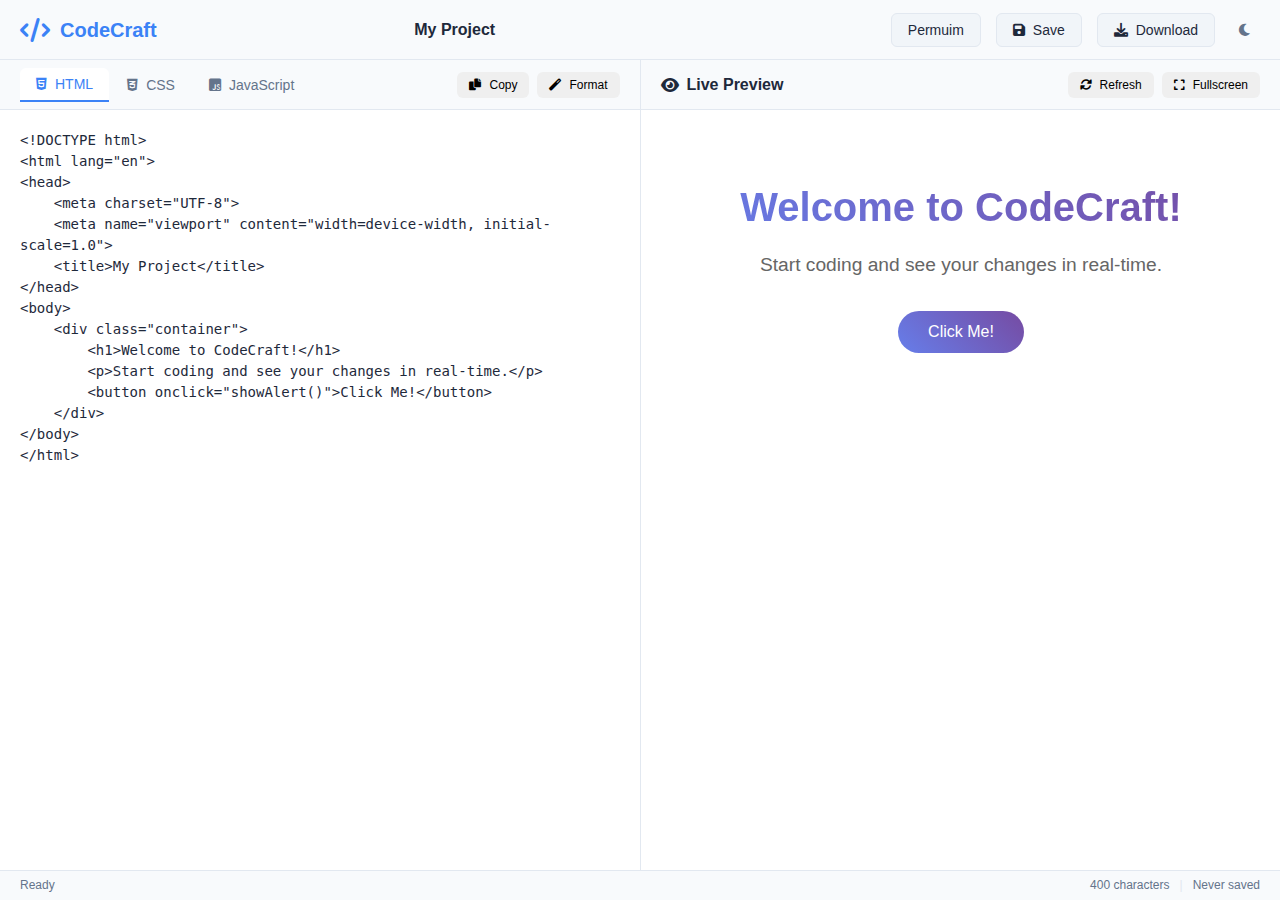
<file: index.html>
<!DOCTYPE html>
<html lang="en">
<head>
    <meta charset="UTF-8">
    <meta name="viewport" content="width=device-width, initial-scale=1.0">
    <title>CodeCraft - Online Code Editor</title>
    <link rel="stylesheet" href="styles.css">
    <link href="https://cdnjs.cloudflare.com/ajax/libs/font-awesome/6.0.0/css/all.min.css" rel="stylesheet">
</head>
<body>
    <div class="app" id="app">
        <!-- Header -->
        <header class="header">
            <div class="header-left">
                <div class="logo">
                    <i class="fas fa-code"></i>
                    <span>CodeCraft</span>
                </div>
            </div>
            
            <div class="header-center">
                <div class="project-name">
                    <input type="text" id="projectName" value="My Project" placeholder="Project Name">
                </div>
            </div>
            
            <div class="header-right">
                <button class="btn btn-secondary" id="saveBtn" onclick="location.href='price.html'">
                    <!-- <i class="fas fa-save"></i> -->
                    Permuim
                </button>
                <button class="btn btn-secondary" id="saveBtn">
                    <i class="fas fa-save"></i>
                    Save
                </button>
                <button class="btn btn-secondary" id="downloadBtn">
                    <i class="fas fa-download"></i>
                    Download
                </button>
                <button class="btn btn-icon" id="themeToggle">
                    <i class="fas fa-moon"></i>
                </button>
            </div>
        </header>

        <!-- Main Content -->
        <main class="main">
            <!-- Code Editor Section -->
            <div class="editor-section">
                <div class="editor-header">
                    <div class="tabs">
                        <button class="tab active" data-tab="html">
                            <i class="fab fa-html5"></i>
                            HTML
                        </button>
                        <button class="tab" data-tab="css">
                            <i class="fab fa-css3-alt"></i>
                            CSS
                        </button>
                        <button class="tab" data-tab="js">
                            <i class="fab fa-js-square"></i>
                            JavaScript
                        </button>
                    </div>
                    <div class="editor-actions">
                        <button class="btn btn-sm" id="copyBtn">
                            <i class="fas fa-copy"></i>
                            Copy
                        </button>
                        <button class="btn btn-sm" id="formatBtn">
                            <i class="fas fa-magic"></i>
                            Format
                        </button>
                    </div>
                </div>
                
                <div class="editor-container">
                    <div class="editor active" id="htmlEditor">
                        <textarea id="htmlCode" placeholder="Write your HTML code here..."><!DOCTYPE html>
<html lang="en">
<head>
    <meta charset="UTF-8">
    <meta name="viewport" content="width=device-width, initial-scale=1.0">
    <title>My Project</title>
</head>
<body>
    <div class="container">
        <h1>Welcome to CodeCraft!</h1>
        <p>Start coding and see your changes in real-time.</p>
        <button onclick="showAlert()">Click Me!</button>
    </div>
</body>
</html></textarea>
                    </div>
                    
                    <div class="editor" id="cssEditor">
                        <textarea id="cssCode" placeholder="Write your CSS code here...">/* Your CSS styles */
.container {
    max-width: 800px;
    margin: 0 auto;
    padding: 40px 20px;
    font-family: 'Arial', sans-serif;
    text-align: center;
}

h1 {
    color: #333;
    font-size: 2.5rem;
    margin-bottom: 20px;
    background: linear-gradient(45deg, #667eea, #764ba2);
    -webkit-background-clip: text;
    -webkit-text-fill-color: transparent;
    background-clip: text;
}

p {
    color: #666;
    font-size: 1.2rem;
    margin-bottom: 30px;
    line-height: 1.6;
}

button {
    background: linear-gradient(45deg, #667eea, #764ba2);
    color: white;
    border: none;
    padding: 12px 30px;
    font-size: 1rem;
    border-radius: 25px;
    cursor: pointer;
    transition: transform 0.2s ease;
}

button:hover {
    transform: translateY(-2px);
    box-shadow: 0 5px 15px rgba(102, 126, 234, 0.3);
}</textarea>
                    </div>
                    
                    <div class="editor" id="jsEditor">
                        <textarea id="jsCode" placeholder="Write your JavaScript code here...">// Your JavaScript code
function showAlert() {
    alert('Hello from CodeCraft! 🚀');
}

// Add some interactive functionality
document.addEventListener('DOMContentLoaded', function() {
    console.log('CodeCraft is ready!');
    
    // Add click animation to buttons
    const buttons = document.querySelectorAll('button');
    buttons.forEach(button => {
        button.addEventListener('click', function() {
            this.style.transform = 'scale(0.95)';
            setTimeout(() => {
                this.style.transform = 'scale(1)';
            }, 100);
        });
    });
});</textarea>
                    </div>
                </div>
            </div>

            <!-- Preview Section -->
            <div class="preview-section">
                <div class="preview-header">
                    <div class="preview-title">
                        <i class="fas fa-eye"></i>
                        Live Preview
                    </div>
                    <div class="preview-actions">
                        <button class="btn btn-sm" id="refreshBtn">
                            <i class="fas fa-sync-alt"></i>
                            Refresh
                        </button>
                        <button class="btn btn-sm" id="fullscreenBtn">
                            <i class="fas fa-expand"></i>
                            Fullscreen
                        </button>
                    </div>
                </div>
                
                <div class="preview-container">
                    <iframe id="preview" sandbox="allow-scripts allow-same-origin"></iframe>
                </div>
            </div>
        </main>

        <!-- Status Bar -->
        <div class="status-bar">
            <div class="status-left">
                <span id="statusText">Ready</span>
            </div>
            <div class="status-right">
                <span id="charCount">0 characters</span>
                <span class="separator">|</span>
                <span id="lastSaved">Never saved</span>
            </div>
        </div>
    </div>

    <!-- Download Modal -->
    <div class="modal" id="downloadModal">
        <div class="modal-content">
            <div class="modal-header">
                <h3>Download Options</h3>
                <button class="modal-close" id="closeModal">
                    <i class="fas fa-times"></i>
                </button>
            </div>
            <div class="modal-body">
                <div class="download-options">
                    <button class="download-option" data-type="html">
                        <i class="fab fa-html5"></i>
                        <span>HTML File</span>
                        <small>Download as .html</small>
                    </button>
                    <button class="download-option" data-type="css">
                        <i class="fab fa-css3-alt"></i>
                        <span>CSS File</span>
                        <small>Download as .css</small>
                    </button>
                    <button class="download-option" data-type="js">
                        <i class="fab fa-js-square"></i>
                        <span>JavaScript File</span>
                        <small>Download as .js</small>
                    </button>
                    <button class="download-option" data-type="zip">
                        <i class="fas fa-file-archive"></i>
                        <span>Complete Project</span>
                        <small>Download as .zip</small>
                    </button>
                </div>
            </div>
        </div>
    </div>

    <script src="script.js"></script>
</body>
</html>
</file>
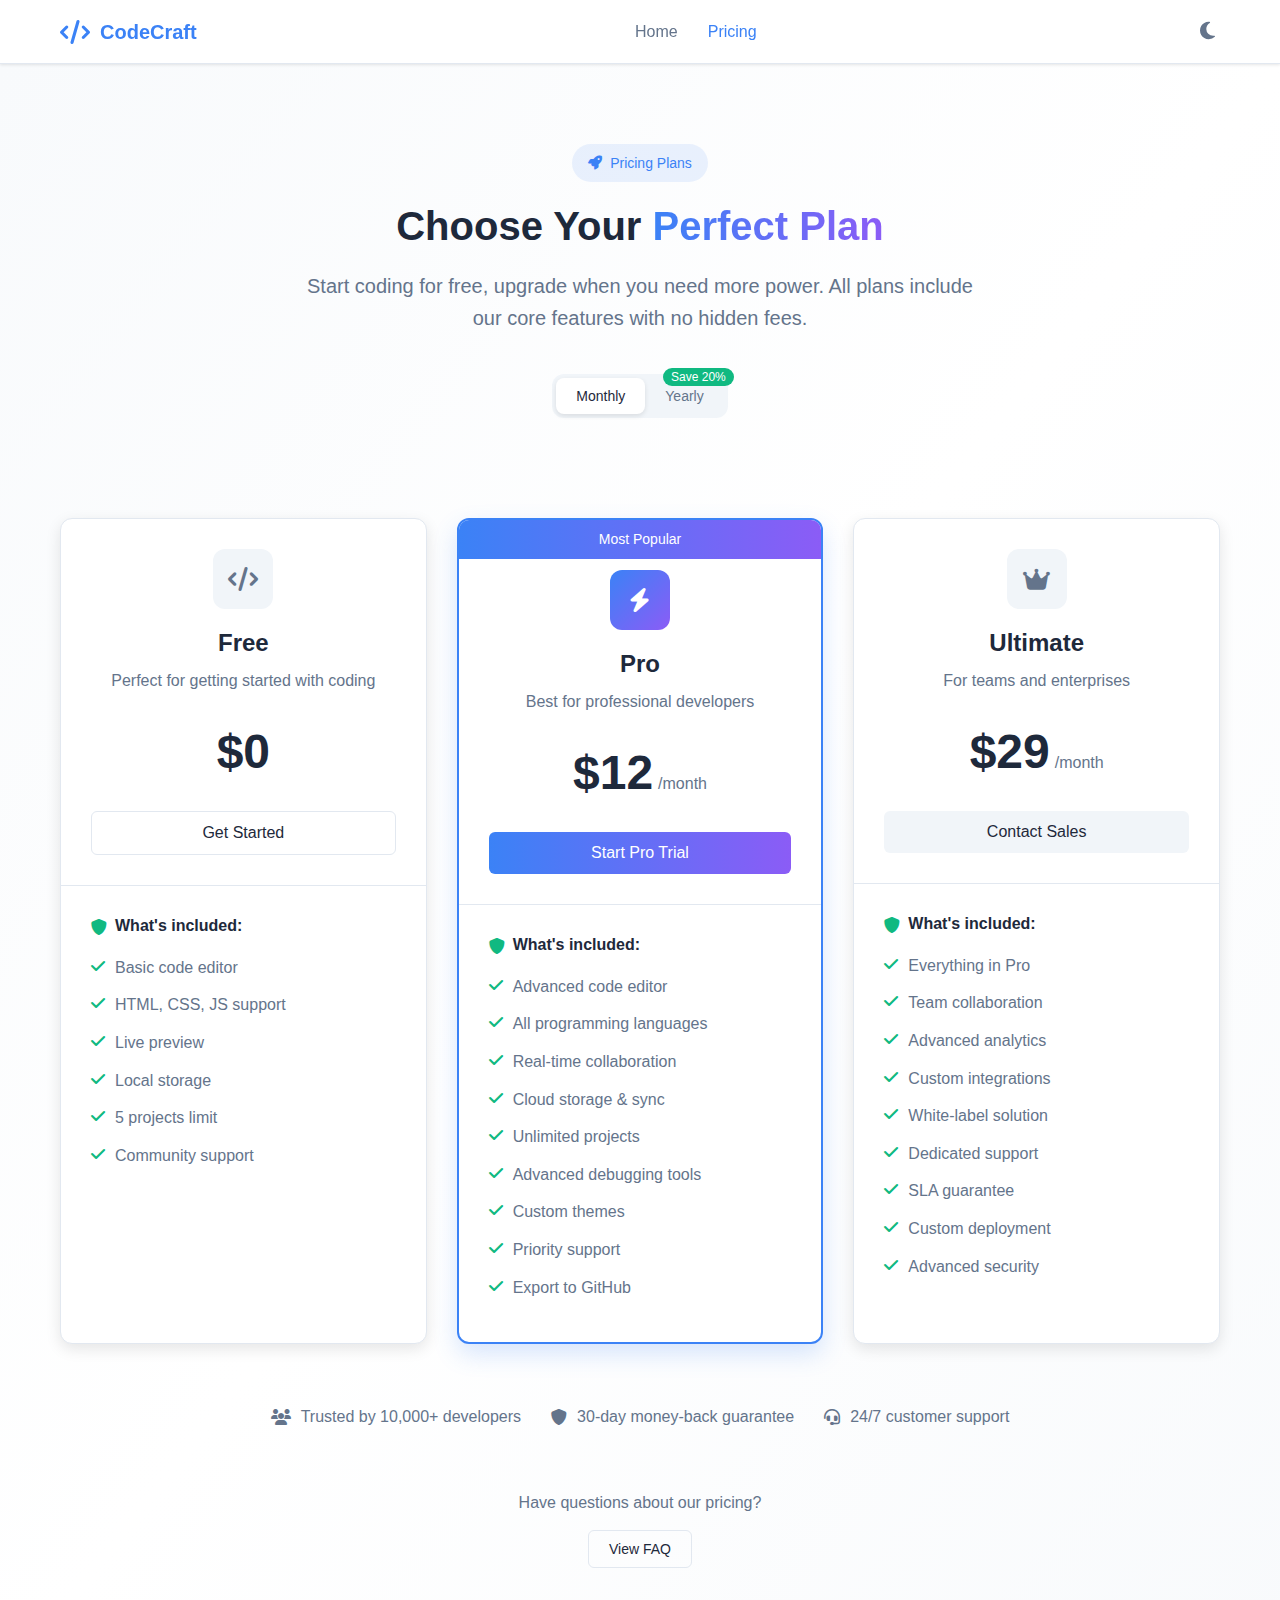
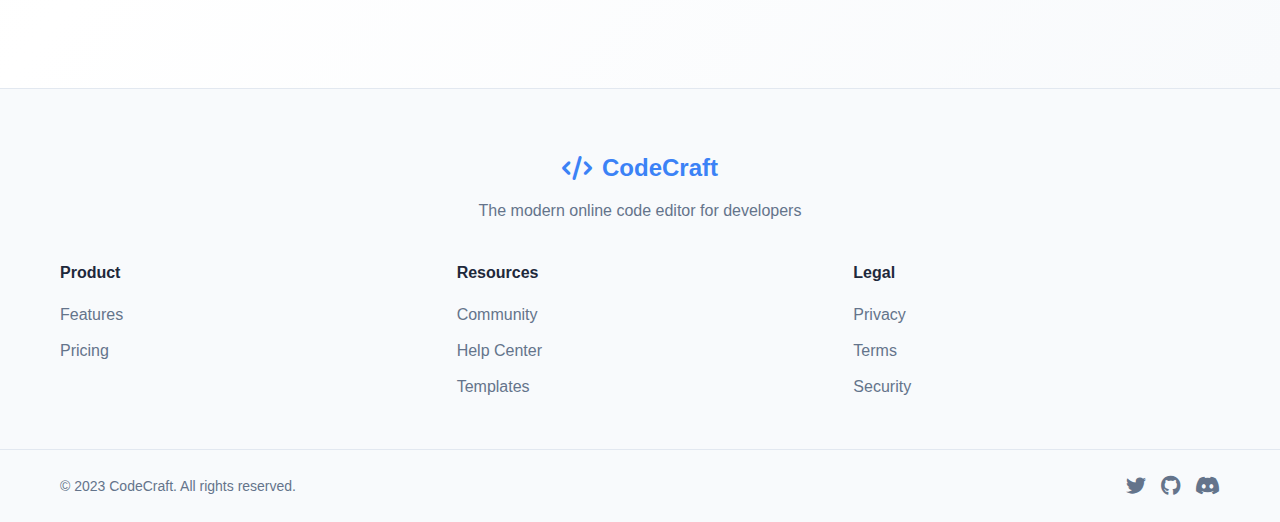
<file: price.html>
<!DOCTYPE html>
<html lang="en" class="light">
<head>
    <meta charset="UTF-8">
    <meta name="viewport" content="width=device-width, initial-scale=1.0">
    <title>CodeCraft - Pricing</title>
    <!-- <link rel="stylesheet" href="styles.css"> -->
    <link rel="stylesheet" href="https://cdnjs.cloudflare.com/ajax/libs/font-awesome/6.4.0/css/all.min.css">
</head>
<style>
    /* Base Styles and CSS Variables */
:root {
    /* Light Theme */
    --bg-primary: #ffffff;
    --bg-secondary: #f8fafc;
    --bg-tertiary: #f1f5f9;
    --text-primary: #1e293b;
    --text-secondary: #64748b;
    --text-muted: #94a3b8;
    --border-color: #e2e8f0;
    --accent-primary: #3b82f6;
    --accent-secondary: #8b5cf6;
    --success: #10b981;
    --warning: #f59e0b;
    --error: #ef4444;
    --shadow: rgba(0, 0, 0, 0.1);
    --shadow-lg: rgba(0, 0, 0, 0.15);
    --gradient-start: #3b82f6;
    --gradient-end: #8b5cf6;
}

.dark {
    /* Dark Theme */
    --bg-primary: #0f172a;
    --bg-secondary: #1e293b;
    --bg-tertiary: #334155;
    --text-primary: #f8fafc;
    --text-secondary: #cbd5e1;
    --text-muted: #64748b;
    --border-color: #334155;
    --accent-primary: #60a5fa;
    --accent-secondary: #a78bfa;
    --success: #34d399;
    --warning: #fbbf24;
    --error: #f87171;
    --shadow: rgba(0, 0, 0, 0.3);
    --shadow-lg: rgba(0, 0, 0, 0.4);
    --gradient-start: #60a5fa;
    --gradient-end: #a78bfa;
}

* {
    margin: 0;
    padding: 0;
    box-sizing: border-box;
}

body {
    font-family: 'Inter', -apple-system, BlinkMacSystemFont, 'Segoe UI', Roboto, sans-serif;
    background: var(--bg-primary);
    color: var(--text-primary);
    line-height: 1.6;
    transition: background-color 0.3s ease, color 0.3s ease;
}

.container {
    max-width: 1200px;
    margin: 0 auto;
    padding: 0 20px;
}

/* Typography */
h1, h2, h3, h4, h5, h6 {
    color: var(--text-primary);
    font-weight: 700;
    line-height: 1.2;
}

a {
    color: var(--accent-primary);
    text-decoration: none;
    transition: color 0.2s ease;
}

a:hover {
    color: var(--accent-secondary);
}

/* Buttons */
.btn {
    display: inline-flex;
    align-items: center;
    justify-content: center;
    gap: 8px;
    padding: 10px 20px;
    border: none;
    border-radius: 6px;
    font-size: 0.875rem;
    font-weight: 500;
    cursor: pointer;
    transition: all 0.2s ease;
    text-decoration: none;
}

.btn-primary {
    background: var(--accent-primary);
    color: white;
}

.btn-primary:hover {
    background: var(--accent-secondary);
    transform: translateY(-1px);
}

.btn-secondary {
    background: var(--bg-tertiary);
    color: var(--text-primary);
}

.btn-secondary:hover {
    background: var(--border-color);
    transform: translateY(-1px);
}

.btn-outline {
    background: transparent;
    color: var(--text-primary);
    border: 1px solid var(--border-color);
}

.btn-outline:hover {
    background: var(--bg-tertiary);
    transform: translateY(-1px);
}

.btn-full {
    width: 100%;
    padding: 12px 20px;
    font-size: 1rem;
}

.gradient-btn {
    background: linear-gradient(to right, var(--gradient-start), var(--gradient-end));
    color: white;
    border: none;
}

.gradient-btn:hover {
    background: linear-gradient(to right, var(--gradient-start), var(--gradient-end));
    opacity: 0.9;
}

/* Header */
.site-header {
    background: var(--bg-primary);
    border-bottom: 1px solid var(--border-color);
    padding: 15px 0;
    position: sticky;
    top: 0;
    z-index: 100;
    box-shadow: 0 1px 3px var(--shadow);
}

.site-header .container {
    display: flex;
    align-items: center;
    justify-content: space-between;
}

.logo {
    display: flex;
    align-items: center;
    gap: 10px;
    font-size: 1.25rem;
    font-weight: 700;
    color: var(--accent-primary);
}

.logo i {
    font-size: 1.5rem;
}

.main-nav ul {
    display: flex;
    list-style: none;
    gap: 30px;
}

.main-nav a {
    color: var(--text-secondary);
    font-weight: 500;
    transition: color 0.2s ease;
}

.main-nav a:hover,
.main-nav a.active {
    color: var(--accent-primary);
}

.header-actions {
    display: flex;
    align-items: center;
    gap: 15px;
}

.theme-toggle {
    background: none;
    border: none;
    color: var(--text-secondary);
    font-size: 1.25rem;
    cursor: pointer;
    padding: 5px;
    border-radius: 50%;
    transition: all 0.2s ease;
}

.theme-toggle:hover {
    background: var(--bg-tertiary);
    color: var(--text-primary);
}

/* Pricing Section */
.pricing-section {
    padding: 80px 0;
    background: linear-gradient(to bottom right, var(--bg-secondary), var(--bg-primary), var(--bg-secondary));
}

.pricing-header {
    text-align: center;
    margin-bottom: 60px;
}

.badge {
    display: inline-flex;
    align-items: center;
    gap: 8px;
    padding: 8px 16px;
    background: rgba(59, 130, 246, 0.1);
    color: var(--accent-primary);
    border-radius: 30px;
    font-size: 0.875rem;
    font-weight: 500;
    margin-bottom: 20px;
}

.dark .badge {
    background: rgba(96, 165, 250, 0.2);
}

.title {
    font-size: 2.5rem;
    margin-bottom: 20px;
}

.gradient-text {
    background: linear-gradient(to right, var(--gradient-start), var(--gradient-end));
    -webkit-background-clip: text;
    background-clip: text;
    color: transparent;
}

.subtitle {
    font-size: 1.25rem;
    color: var(--text-secondary);
    max-width: 700px;
    margin: 0 auto 40px;
}

/* Billing Toggle */
.billing-toggle {
    display: inline-flex;
    background: var(--bg-tertiary);
    border-radius: 12px;
    padding: 4px;
    margin-bottom: 40px;
}

.toggle-btn {
    position: relative;
    padding: 10px 20px;
    background: none;
    border: none;
    border-radius: 8px;
    font-size: 0.875rem;
    font-weight: 500;
    color: var(--text-secondary);
    cursor: pointer;
    transition: all 0.3s ease;
}

.toggle-btn.active {
    background: var(--bg-primary);
    color: var(--text-primary);
    box-shadow: 0 2px 5px var(--shadow);
}

.save-badge {
    position: absolute;
    top: -10px;
    right: -10px;
    background: var(--success);
    color: white;
    font-size: 0.75rem;
    padding: 2px 8px;
    border-radius: 20px;
}

/* Pricing Cards */
.pricing-cards {
    display: grid;
    grid-template-columns: repeat(auto-fit, minmax(300px, 1fr));
    gap: 30px;
    margin-bottom: 60px;
}

.pricing-card {
    background: var(--bg-primary);
    border-radius: 12px;
    overflow: hidden;
    box-shadow: 0 5px 15px var(--shadow);
    transition: all 0.3s ease;
    position: relative;
    border: 1px solid var(--border-color);
}

.pricing-card:hover {
    transform: translateY(70px);
    box-shadow: 0 15px 30px var(--shadow-lg);
}

.pricing-card.highlighted {
    border: 2px solid var(--accent-primary);
    box-shadow: 0 10px 25px rgba(59, 130, 246, 0.2);
}

.dark .pricing-card.highlighted {
    box-shadow: 0 10px 25px rgba(96, 165, 250, 0.15);
}

.popular-badge {
    position: absolute;
    top: 0;
    left: 0;
    right: 0;
    background: linear-gradient(to right, var(--gradient-start), var(--gradient-end));
    color: white;
    text-align: center;
    padding: 8px;
    font-size: 0.875rem;
    font-weight: 500;
}

.card-header {
    padding: 30px;
    text-align: center;
    border-bottom: 1px solid var(--border-color);
}

.pricing-card.highlighted .card-header {
    padding-top: 50px;
}

.plan-icon {
    width: 60px;
    height: 60px;
    background: var(--bg-tertiary);
    border-radius: 12px;
    display: flex;
    align-items: center;
    justify-content: center;
    margin: 0 auto 20px;
    font-size: 1.5rem;
    color: var(--text-secondary);
}

.plan-icon.gradient {
    background: linear-gradient(to bottom right, var(--gradient-start), var(--gradient-end));
    color: white;
}

.plan-name {
    font-size: 1.5rem;
    margin-bottom: 10px;
}

.plan-description {
    color: var(--text-secondary);
    margin-bottom: 20px;
}

.plan-price {
    margin-bottom: 20px;
}

.price-amount {
    display: flex;
    align-items: baseline;
    justify-content: center;
    gap: 5px;
}

.price {
    font-size: 3rem;
    font-weight: 700;
}

.price-period {
    color: var(--text-secondary);
}

.price-saving {
    font-size: 0.875rem;
    color: var(--success);
    margin-top: 5px;
    font-weight: 500;
    display: none;
}

.card-content {
    padding: 30px;
}

.features-title {
    display: flex;
    align-items: center;
    gap: 8px;
    margin-bottom: 20px;
    font-size: 1rem;
}

.features-list ul {
    list-style: none;
}

.features-list li {
    display: flex;
    align-items: flex-start;
    gap: 10px;
    margin-bottom: 12px;
    color: var(--text-secondary);
}

.features-list i {
    color: var(--success);
    margin-top: 3px;
}

/* Trust Badges */
.trust-badges {
    display: flex;
    flex-wrap: wrap;
    justify-content: center;
    gap: 30px;
    margin-bottom: 60px;
}

.badge-item {
    display: flex;
    align-items: center;
    gap: 10px;
    color: var(--text-secondary);
}

/* FAQ Teaser */
.faq-teaser {
    text-align: center;
    margin-bottom: 40px;
}

.faq-teaser p {
    color: var(--text-secondary);
    margin-bottom: 15px;
}

/* Footer */
.site-footer {
    background: var(--bg-secondary);
    padding: 60px 0 0;
    border-top: 1px solid var(--border-color);
}

.footer-content {
    text-align: center;
    margin-bottom: 40px;
}

.footer-logo {
    display: inline-flex;
    align-items: center;
    gap: 10px;
    font-size: 1.5rem;
    font-weight: 700;
    color: var(--accent-primary);
    margin-bottom: 10px;
}

.footer-content p {
    color: var(--text-secondary);
}

.footer-links {
    display: grid;
    grid-template-columns: repeat(auto-fit, minmax(150px, 1fr));
    gap: 30px;
    margin-bottom: 40px;
}

.footer-column h4 {
    font-size: 1rem;
    margin-bottom: 20px;
}

.footer-column ul {
    list-style: none;
}

.footer-column li {
    margin-bottom: 10px;
}

.footer-column a {
    color: var(--text-secondary);
    transition: color 0.2s ease;
}

.footer-column a:hover {
    color: var(--accent-primary);
}

.footer-bottom {
    border-top: 1px solid var(--border-color);
    padding: 20px 0;
}

.footer-bottom .container {
    display: flex;
    justify-content: space-between;
    align-items: center;
}

.footer-bottom p {
    color: var(--text-secondary);
    font-size: 0.875rem;
}

.social-links {
    display: flex;
    gap: 15px;
}

.social-links a {
    color: var(--text-secondary);
    font-size: 1.25rem;
    transition: color 0.2s ease;
}

.social-links a:hover {
    color: var(--accent-primary);
}

/* Responsive Design */
@media (max-width: 768px) {
    .main-nav {
        display: none;
    }
    
    .title {
        font-size: 2rem;
    }
    
    .pricing-cards {
        grid-template-columns: 1fr;
    }
    
    .trust-badges {
        flex-direction: column;
        align-items: center;
    }
    
    .footer-bottom .container {
        flex-direction: column;
        gap: 20px;
    }
}

/* Animations */
@keyframes fadeIn {
    from { opacity: 0; transform: translateY(20px); }
    to { opacity: 1; transform: translateY(0); }
}

.pricing-card {
    animation: fadeIn 0.5s ease forwards;
}

.pricing-card:nth-child(1) {
    animation-delay: 0.1s;
}

.pricing-card:nth-child(2) {
    animation-delay: 0.3s;
}

.pricing-card:nth-child(3) {
    animation-delay: 0.5s;
}

/* Accessibility */
button:focus,
a:focus {
    outline: 2px solid var(--accent-primary);
    outline-offset: 2px;
}

.sr-only {
    position: absolute;
    width: 1px;
    height: 1px;
    padding: 0;
    margin: -1px;
    overflow: hidden;
    clip: rect(0, 0, 0, 0);
    white-space: nowrap;
    border-width: 0;
}
</style>
<body>
    <header class="site-header">
        <div class="container">
            <div class="logo">
                <i class="fa-solid fa-code"></i>
                <span onclick="location.href='index.html'">CodeCraft</span>
            </div>
            <nav class="main-nav">
                <ul>
                    <li><a href="index.html">Home</a></li>
                    <!-- <li><a href="#">Features</a></li> -->
                    <li><a href="#" class="active">Pricing</a></li>
                    <!-- <li><a href="#">Docs</a></li>
                    <li><a href="#">Contact</a></li> -->
                </ul>
            </nav>
            <div class="header-actions">
                <button class="theme-toggle" id="themeToggle" aria-label="Toggle theme">
                    <i class="fa-solid fa-moon"></i>
                </button>
                <!-- <a href="#" class="btn btn-outline">Log In</a>
                <a href="#" class="btn btn-primary">Sign Up</a> -->
            </div>
        </div>
    </header>

    <section class="pricing-section">
        <div class="container">
            <!-- Header -->
            <div class="pricing-header">
                <div class="badge">
                    <i class="fa-solid fa-rocket"></i>
                    Pricing Plans
                </div>

                <h2 class="title">
                    Choose Your <span class="gradient-text">Perfect Plan</span>
                </h2>

                <p class="subtitle">
                    Start coding for free, upgrade when you need more power. All plans include our core features with no hidden fees.
                </p>

                <!-- Billing Toggle -->
                <div class="billing-toggle">
                    <button class="toggle-btn active" data-billing="monthly">Monthly</button>
                    <button class="toggle-btn" data-billing="yearly">
                        Yearly
                        <span class="save-badge">Save 20%</span>
                    </button>
                </div>
            </div>

            <!-- Pricing Cards -->
            <div class="pricing-cards">
                <!-- Free Plan -->
                <div class="pricing-card">
                    <div class="card-header">
                        <div class="plan-icon">
                            <i class="fa-solid fa-code"></i>
                        </div>

                        <h3 class="plan-name">Free</h3>

                        <p class="plan-description">Perfect for getting started with coding</p>

                        <div class="plan-price">
                            <div class="price-amount">
                                <span class="price">$0</span>
                            </div>
                        </div>

                        <button class="btn btn-outline btn-full">Get Started</button>
                    </div>

                    <div class="card-content">
                        <div class="features-list">
                            <h4 class="features-title">
                                <i class="fa-solid fa-shield"></i>
                                What's included:
                            </h4>
                            <ul>
                                <li>
                                    <i class="fa-solid fa-check"></i>
                                    <span>Basic code editor</span>
                                </li>
                                <li>
                                    <i class="fa-solid fa-check"></i>
                                    <span>HTML, CSS, JS support</span>
                                </li>
                                <li>
                                    <i class="fa-solid fa-check"></i>
                                    <span>Live preview</span>
                                </li>
                                <li>
                                    <i class="fa-solid fa-check"></i>
                                    <span>Local storage</span>
                                </li>
                                <li>
                                    <i class="fa-solid fa-check"></i>
                                    <span>5 projects limit</span>
                                </li>
                                <li>
                                    <i class="fa-solid fa-check"></i>
                                    <span>Community support</span>
                                </li>
                            </ul>
                        </div>
                    </div>
                </div>

                <!-- Pro Plan -->
                <div class="pricing-card highlighted">
                    <div class="popular-badge">Most Popular</div>
                    <div class="card-header">
                        <div class="plan-icon gradient">
                            <i class="fa-solid fa-bolt"></i>
                        </div>

                        <h3 class="plan-name">Pro</h3>

                        <p class="plan-description">Best for professional developers</p>

                        <div class="plan-price">
                            <div class="price-amount">
                                <span class="price" data-monthly="12" data-yearly="120">$12</span>
                                <span class="price-period">/month</span>
                            </div>
                            <div class="price-saving" data-saving="20">Save 20% annually</div>
                        </div>

                        <button class="btn btn-primary btn-full gradient-btn">Start Pro Trial</button>
                    </div>

                    <div class="card-content">
                        <div class="features-list">
                            <h4 class="features-title">
                                <i class="fa-solid fa-shield"></i>
                                What's included:
                            </h4>
                            <ul>
                                <li>
                                    <i class="fa-solid fa-check"></i>
                                    <span>Advanced code editor</span>
                                </li>
                                <li>
                                    <i class="fa-solid fa-check"></i>
                                    <span>All programming languages</span>
                                </li>
                                <li>
                                    <i class="fa-solid fa-check"></i>
                                    <span>Real-time collaboration</span>
                                </li>
                                <li>
                                    <i class="fa-solid fa-check"></i>
                                    <span>Cloud storage & sync</span>
                                </li>
                                <li>
                                    <i class="fa-solid fa-check"></i>
                                    <span>Unlimited projects</span>
                                </li>
                                <li>
                                    <i class="fa-solid fa-check"></i>
                                    <span>Advanced debugging tools</span>
                                </li>
                                <li>
                                    <i class="fa-solid fa-check"></i>
                                    <span>Custom themes</span>
                                </li>
                                <li>
                                    <i class="fa-solid fa-check"></i>
                                    <span>Priority support</span>
                                </li>
                                <li>
                                    <i class="fa-solid fa-check"></i>
                                    <span>Export to GitHub</span>
                                </li>
                            </ul>
                        </div>
                    </div>
                </div>

                <!-- Ultimate Plan -->
                <div class="pricing-card">
                    <div class="card-header">
                        <div class="plan-icon">
                            <i class="fa-solid fa-crown"></i>
                        </div>

                        <h3 class="plan-name">Ultimate</h3>

                        <p class="plan-description">For teams and enterprises</p>

                        <div class="plan-price">
                            <div class="price-amount">
                                <span class="price" data-monthly="29" data-yearly="290">$29</span>
                                <span class="price-period">/month</span>
                            </div>
                            <div class="price-saving" data-saving="20">Save 20% annually</div>
                        </div>

                        <button class="btn btn-secondary btn-full">Contact Sales</button>
                    </div>

                    <div class="card-content">
                        <div class="features-list">
                            <h4 class="features-title">
                                <i class="fa-solid fa-shield"></i>
                                What's included:
                            </h4>
                            <ul>
                                <li>
                                    <i class="fa-solid fa-check"></i>
                                    <span>Everything in Pro</span>
                                </li>
                                <li>
                                    <i class="fa-solid fa-check"></i>
                                    <span>Team collaboration</span>
                                </li>
                                <li>
                                    <i class="fa-solid fa-check"></i>
                                    <span>Advanced analytics</span>
                                </li>
                                <li>
                                    <i class="fa-solid fa-check"></i>
                                    <span>Custom integrations</span>
                                </li>
                                <li>
                                    <i class="fa-solid fa-check"></i>
                                    <span>White-label solution</span>
                                </li>
                                <li>
                                    <i class="fa-solid fa-check"></i>
                                    <span>Dedicated support</span>
                                </li>
                                <li>
                                    <i class="fa-solid fa-check"></i>
                                    <span>SLA guarantee</span>
                                </li>
                                <li>
                                    <i class="fa-solid fa-check"></i>
                                    <span>Custom deployment</span>
                                </li>
                                <li>
                                    <i class="fa-solid fa-check"></i>
                                    <span>Advanced security</span>
                                </li>
                            </ul>
                        </div>
                    </div>
                </div>
            </div>

            <!-- Bottom CTA -->
            <div class="trust-badges">
                <div class="badge-item">
                    <i class="fa-solid fa-users"></i>
                    <span>Trusted by 10,000+ developers</span>
                </div>
                <div class="badge-item">
                    <i class="fa-solid fa-shield"></i>
                    <span>30-day money-back guarantee</span>
                </div>
                <div class="badge-item">
                    <i class="fa-solid fa-headset"></i>
                    <span>24/7 customer support</span>
                </div>
            </div>

            <!-- FAQ Teaser -->
            <div class="faq-teaser">
                <p>Have questions about our pricing?</p>
                <button class="btn btn-outline">View FAQ</button>
            </div>
        </div>
    </section>

    <footer class="site-footer">
        <div class="container">
            <div class="footer-content">
                <div class="footer-logo">
                    <i class="fa-solid fa-code"></i>
                    <span>CodeCraft</span>
                </div>
                <p>The modern online code editor for developers</p>
            </div>
            <div class="footer-links">
                <div class="footer-column">
                    <h4>Product</h4>
                    <ul>
                        <li><a href="#">Features</a></li>
                        <li><a href="#">Pricing</a></li>
                        <!-- <li><a href="#">Docs</a></li>
                        <li><a href="#">Changelog</a></li> -->
                    </ul>
                </div>
                <!-- <div class="footer-column">
                    <h4>Company</h4>
                    <ul>
                        <li><a href="#">About</a></li>
                        <li><a href="#">Blog</a></li>
                        <li><a href="#">Careers</a></li>
                        <li><a href="#">Contact</a></li>
                    </ul>
                </div> -->
                <div class="footer-column">
                    <h4>Resources</h4>
                    <ul>
                        <li><a href="#">Community</a></li>
                        <li><a href="#">Help Center</a></li>
                        <!-- <li><a href="#">Tutorials</a></li> -->
                        <li><a href="#">Templates</a></li>
                    </ul>
                </div>
                <div class="footer-column">
                    <h4>Legal</h4>
                    <ul>
                        <li><a href="#">Privacy</a></li>
                        <li><a href="#">Terms</a></li>
                        <li><a href="#">Security</a></li>
                    </ul>
                </div>
            </div>
        </div>
        <div class="footer-bottom">
            <div class="container">
                <p>&copy; 2023 CodeCraft. All rights reserved.</p>
                <div class="social-links">
                    <a href="#"><i class="fa-brands fa-twitter"></i></a>
                    <a href="#"><i class="fa-brands fa-github"></i></a>
                    <a href="#"><i class="fa-brands fa-discord"></i></a>
                </div>
            </div>
        </div>
    </footer>

    <!-- <script src="script.js"></script> -->
</body>
<script>
    document.addEventListener('DOMContentLoaded', function() {
    // Theme Toggle
    const themeToggle = document.getElementById('themeToggle');
    const htmlElement = document.documentElement;
    const themeIcon = themeToggle.querySelector('i');
    
    // Check for saved theme preference or use system preference
    const savedTheme = localStorage.getItem('theme');
    const systemPrefersDark = window.matchMedia('(prefers-color-scheme: dark)').matches;
    
    if (savedTheme === 'dark' || (!savedTheme && systemPrefersDark)) {
        enableDarkMode();
    } else {
        enableLightMode();
    }
    
    // Theme toggle click handler
    themeToggle.addEventListener('click', function() {
        if (htmlElement.classList.contains('dark')) {
            enableLightMode();
        } else {
            enableDarkMode();
        }
    });
    
    function enableDarkMode() {
        htmlElement.classList.add('dark');
        themeIcon.className = 'fa-solid fa-sun';
        localStorage.setItem('theme', 'dark');
    }
    
    function enableLightMode() {
        htmlElement.classList.remove('dark');
        themeIcon.className = 'fa-solid fa-moon';
        localStorage.setItem('theme', 'light');
    }
    
    // Billing Toggle
    const billingToggles = document.querySelectorAll('.toggle-btn');
    const priceElements = document.querySelectorAll('.price[data-monthly][data-yearly]');
    const pricePeriods = document.querySelectorAll('.price-period');
    const priceSavings = document.querySelectorAll('.price-saving');
    
    billingToggles.forEach(toggle => {
        toggle.addEventListener('click', function() {
            const billingType = this.dataset.billing;
            
            // Update active state
            billingToggles.forEach(btn => btn.classList.remove('active'));
            this.classList.add('active');
            
            // Update prices
            priceElements.forEach(price => {
                price.textContent = '$' + price.dataset[billingType];
            });
            
            // Update period text
            pricePeriods.forEach(period => {
                period.textContent = billingType === 'yearly' ? '/year' : '/month';
            });
            
            // Show/hide savings
            priceSavings.forEach(saving => {
                if (billingType === 'yearly') {
                    saving.style.display = 'block';
                } else {
                    saving.style.display = 'none';
                }
            });
        });
    });
    
    // Card hover effects
    const pricingCards = document.querySelectorAll('.pricing-card');
    
    pricingCards.forEach(card => {
        card.addEventListener('mouseenter', function() {
            pricingCards.forEach(c => {
                if (c !== this) {
                    c.style.transform = 'scale(0.98)';
                    c.style.opacity = '0.8';
                }
            });
        });
        
        card.addEventListener('mouseleave', function() {
            pricingCards.forEach(c => {
                c.style.transform = '';
                c.style.opacity = '';
            });
        });
    });
    
    // Button click effects
    const buttons = document.querySelectorAll('.btn');
    
    buttons.forEach(button => {
        button.addEventListener('click', function(e) {
            const rect = this.getBoundingClientRect();
            const x = e.clientX - rect.left;
            const y = e.clientY - rect.top;
            
            const ripple = document.createElement('span');
            ripple.style.position = 'absolute';
            ripple.style.width = '1px';
            ripple.style.height = '1px';
            ripple.style.borderRadius = '50%';
            ripple.style.backgroundColor = 'rgba(255, 255, 255, 0.7)';
            ripple.style.transform = 'scale(0)';
            ripple.style.left = x + 'px';
            ripple.style.top = y + 'px';
            ripple.style.animation = 'ripple 0.6s linear';
            
            this.style.position = 'relative';
            this.style.overflow = 'hidden';
            this.appendChild(ripple);
            
            setTimeout(() => {
                ripple.remove();
            }, 600);
        });
    });
    
    // Add ripple animation to stylesheet
    const style = document.createElement('style');
    style.textContent = `
        @keyframes ripple {
            to {
                transform: scale(100);
                opacity: 0;
            }
        }
    `;
    document.head.appendChild(style);
    
    // Scroll animations
    const animateOnScroll = () => {
        const elements = document.querySelectorAll('.pricing-card, .trust-badges, .faq-teaser');
        
        elements.forEach(element => {
            const elementTop = element.getBoundingClientRect().top;
            const elementVisible = 150;
            
            if (elementTop < window.innerHeight - elementVisible) {
                element.classList.add('visible');
            }
        });
    };
    
    window.addEventListener('scroll', animateOnScroll);
    animateOnScroll(); // Run once on load
});
</script>
</html>
</file>
<file: styles.css>
/* Reset and Base Styles */
* {
    margin: 0;
    padding: 0;
    box-sizing: border-box;
}

:root {
    /* Light Theme */
    --bg-primary: #ffffff;
    --bg-secondary: #f8fafc;
    --bg-tertiary: #f1f5f9;
    --text-primary: #1e293b;
    --text-secondary: #64748b;
    --text-muted: #94a3b8;
    --border-color: #e2e8f0;
    --accent-primary: #3b82f6;
    --accent-secondary: #8b5cf6;
    --success: #10b981;
    --warning: #f59e0b;
    --error: #ef4444;
    --shadow: rgba(0, 0, 0, 0.1);
    --shadow-lg: rgba(0, 0, 0, 0.15);
}

[data-theme="dark"] {
    /* Dark Theme */
    --bg-primary: #0f172a;
    --bg-secondary: #1e293b;
    --bg-tertiary: #334155;
    --text-primary: #f8fafc;
    --text-secondary: #cbd5e1;
    --text-muted: #64748b;
    --border-color: #334155;
    --accent-primary: #60a5fa;
    --accent-secondary: #a78bfa;
    --success: #34d399;
    --warning: #fbbf24;
    --error: #f87171;
    --shadow: rgba(0, 0, 0, 0.3);
    --shadow-lg: rgba(0, 0, 0, 0.4);
}

body {
    font-family: 'Inter', -apple-system, BlinkMacSystemFont, 'Segoe UI', Roboto, sans-serif;
    background: var(--bg-primary);
    color: var(--text-primary);
    line-height: 1.6;
    overflow: hidden;
}

/* App Layout */
.app {
    height: 100vh;
    display: flex;
    flex-direction: column;
}

/* Header */
.header {
    background: var(--bg-secondary);
    border-bottom: 1px solid var(--border-color);
    padding: 0 20px;
    height: 60px;
    display: flex;
    align-items: center;
    justify-content: space-between;
    box-shadow: 0 1px 3px var(--shadow);
}

.header-left, .header-right {
    display: flex;
    align-items: center;
    gap: 15px;
}

.logo {
    display: flex;
    align-items: center;
    gap: 10px;
    font-size: 1.25rem;
    font-weight: 700;
    color: var(--accent-primary);
}

.logo i {
    font-size: 1.5rem;
}

.project-name input {
    background: transparent;
    border: none;
    font-size: 1rem;
    font-weight: 600;
    color: var(--text-primary);
    padding: 8px 12px;
    border-radius: 6px;
    transition: background 0.2s ease;
}

.project-name input:focus {
    outline: none;
    background: var(--bg-tertiary);
}

/* Buttons */
.btn {
    display: inline-flex;
    align-items: center;
    gap: 8px;
    padding: 8px 16px;
    border: none;
    border-radius: 6px;
    font-size: 0.875rem;
    font-weight: 500;
    cursor: pointer;
    transition: all 0.2s ease;
    text-decoration: none;
}

.btn-primary {
    background: var(--accent-primary);
    color: white;
}

.btn-primary:hover {
    background: #2563eb;
    transform: translateY(-1px);
}

.btn-secondary {
    background: var(--bg-tertiary);
    color: var(--text-primary);
    border: 1px solid var(--border-color);
}

.btn-secondary:hover {
    background: var(--border-color);
    transform: translateY(-1px);
}

.btn-icon {
    padding: 8px;
    background: transparent;
    color: var(--text-secondary);
}

.btn-icon:hover {
    background: var(--bg-tertiary);
    color: var(--text-primary);
}

.btn-sm {
    padding: 6px 12px;
    font-size: 0.75rem;
}

/* Main Content */
.main {
    flex: 1;
    display: flex;
    overflow: hidden;
}

/* Editor Section */
.editor-section {
    flex: 1;
    display: flex;
    flex-direction: column;
    border-right: 1px solid var(--border-color);
}

.editor-header {
    background: var(--bg-secondary);
    border-bottom: 1px solid var(--border-color);
    padding: 0 20px;
    height: 50px;
    display: flex;
    align-items: center;
    justify-content: space-between;
}

.tabs {
    display: flex;
    gap: 2px;
}

.tab {
    display: flex;
    align-items: center;
    gap: 8px;
    padding: 8px 16px;
    background: transparent;
    border: none;
    border-radius: 6px 6px 0 0;
    font-size: 0.875rem;
    font-weight: 500;
    color: var(--text-secondary);
    cursor: pointer;
    transition: all 0.2s ease;
}

.tab:hover {
    background: var(--bg-tertiary);
    color: var(--text-primary);
}

.tab.active {
    background: var(--bg-primary);
    color: var(--accent-primary);
    border-bottom: 2px solid var(--accent-primary);
}

.editor-actions {
    display: flex;
    gap: 8px;
}

.editor-container {
    flex: 1;
    position: relative;
}

.editor {
    position: absolute;
    top: 0;
    left: 0;
    right: 0;
    bottom: 0;
    display: none;
}

.editor.active {
    display: block;
}

.editor textarea {
    width: 100%;
    height: 100%;
    border: none;
    outline: none;
    resize: none;
    padding: 20px;
    font-family: 'Fira Code', 'Monaco', 'Consolas', monospace;
    font-size: 14px;
    line-height: 1.5;
    background: var(--bg-primary);
    color: var(--text-primary);
    tab-size: 2;
}

.editor textarea::placeholder {
    color: var(--text-muted);
}

/* Preview Section */
.preview-section {
    flex: 1;
    display: flex;
    flex-direction: column;
}

.preview-header {
    background: var(--bg-secondary);
    border-bottom: 1px solid var(--border-color);
    padding: 0 20px;
    height: 50px;
    display: flex;
    align-items: center;
    justify-content: space-between;
}

.preview-title {
    display: flex;
    align-items: center;
    gap: 8px;
    font-weight: 600;
    color: var(--text-primary);
}

.preview-actions {
    display: flex;
    gap: 8px;
}

.preview-container {
    flex: 1;
    background: white;
    position: relative;
}

#preview {
    width: 100%;
    height: 100%;
    border: none;
    background: white;
}

/* Status Bar */
.status-bar {
    background: var(--bg-secondary);
    border-top: 1px solid var(--border-color);
    padding: 0 20px;
    height: 30px;
    display: flex;
    align-items: center;
    justify-content: space-between;
    font-size: 0.75rem;
    color: var(--text-secondary);
}

.status-right {
    display: flex;
    align-items: center;
    gap: 10px;
}

.separator {
    color: var(--border-color);
}

/* Modal */
.modal {
    position: fixed;
    top: 0;
    left: 0;
    right: 0;
    bottom: 0;
    background: rgba(0, 0, 0, 0.5);
    display: none;
    align-items: center;
    justify-content: center;
    z-index: 1000;
}

.modal.active {
    display: flex;
}

.modal-content {
    background: var(--bg-primary);
    border-radius: 12px;
    box-shadow: 0 20px 25px var(--shadow-lg);
    max-width: 500px;
    width: 90%;
    max-height: 80vh;
    overflow: hidden;
}

.modal-header {
    padding: 20px;
    border-bottom: 1px solid var(--border-color);
    display: flex;
    align-items: center;
    justify-content: space-between;
}

.modal-header h3 {
    font-size: 1.25rem;
    font-weight: 600;
    color: var(--text-primary);
}

.modal-close {
    background: none;
    border: none;
    font-size: 1.25rem;
    color: var(--text-secondary);
    cursor: pointer;
    padding: 4px;
    border-radius: 4px;
    transition: all 0.2s ease;
}

.modal-close:hover {
    background: var(--bg-tertiary);
    color: var(--text-primary);
}

.modal-body {
    padding: 20px;
}

.download-options {
    display: grid;
    grid-template-columns: repeat(2, 1fr);
    gap: 15px;
}

.download-option {
    display: flex;
    flex-direction: column;
    align-items: center;
    gap: 8px;
    padding: 20px;
    background: var(--bg-secondary);
    border: 2px solid var(--border-color);
    border-radius: 8px;
    cursor: pointer;
    transition: all 0.2s ease;
    text-align: center;
}

.download-option:hover {
    border-color: var(--accent-primary);
    background: var(--bg-tertiary);
    transform: translateY(-2px);
}

.download-option i {
    font-size: 2rem;
    color: var(--accent-primary);
}

.download-option span {
    font-weight: 600;
    color: var(--text-primary);
}

.download-option small {
    color: var(--text-secondary);
    font-size: 0.75rem;
}

/* Responsive Design */
@media (max-width: 768px) {
    .main {
        flex-direction: column;
    }
    
    .editor-section {
        border-right: none;
        border-bottom: 1px solid var(--border-color);
    }
    
    .header {
        padding: 0 15px;
    }
    
    .header-center {
        display: none;
    }
    
    .download-options {
        grid-template-columns: 1fr;
    }
    
    .tabs {
        flex: 1;
    }
    
    .tab {
        flex: 1;
        justify-content: center;
    }
}

/* Animations */
@keyframes fadeIn {
    from { opacity: 0; transform: translateY(10px); }
    to { opacity: 1; transform: translateY(0); }
}

.modal-content {
    animation: fadeIn 0.3s ease;
}

/* Scrollbar Styling */
::-webkit-scrollbar {
    width: 8px;
    height: 8px;
}

::-webkit-scrollbar-track {
    background: var(--bg-secondary);
}

::-webkit-scrollbar-thumb {
    background: var(--border-color);
    border-radius: 4px;
}

::-webkit-scrollbar-thumb:hover {
    background: var(--text-muted);
}

/* Focus States */
button:focus,
input:focus,
textarea:focus {
    outline: 2px solid var(--accent-primary);
    outline-offset: 2px;
}

/* Loading States */
.loading {
    opacity: 0.6;
    pointer-events: none;
}

/* Success/Error States */
.success {
    color: var(--success);
}

.error {
    color: var(--error);
}

.warning {
    color: var(--warning);
}
</file>
